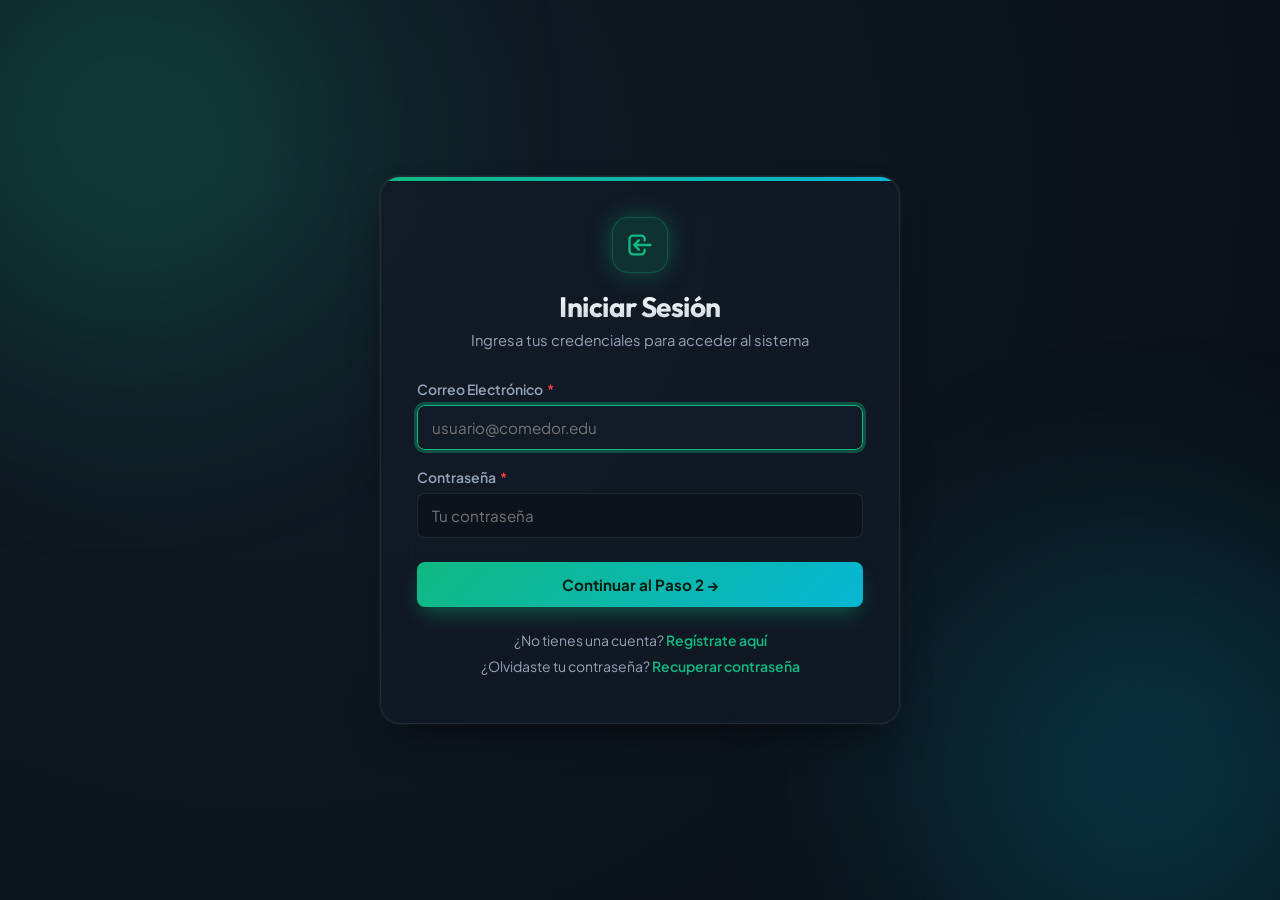
<file: ProyectoComedor/index.html>
<!DOCTYPE html>
<html lang="es">

<head>
    <meta charset="UTF-8">
    <meta name="viewport" content="width=device-width, initial-scale=1.0">
    <title>Proyecto Comedor</title>
    <script>
        const token = localStorage.getItem('auth_token');
        if (token) {
            window.location.href = "frontend/index/index.html";
        } else {
            window.location.href = "frontend/login/login.html";
        }
    </script>
</head>

<body style="background: #090e15; color: #f8fafc; font-family: sans-serif; display: flex; align-items: center; justify-content: center; height: 100vh; margin: 0;">
    <p>Redirigiendo al sistema... Si no eres redirigido automáticamente, <a href="frontend/login/login.html" style="color: #10b981;">haz clic aquí</a>.</p>
</body>

</html>
</file>
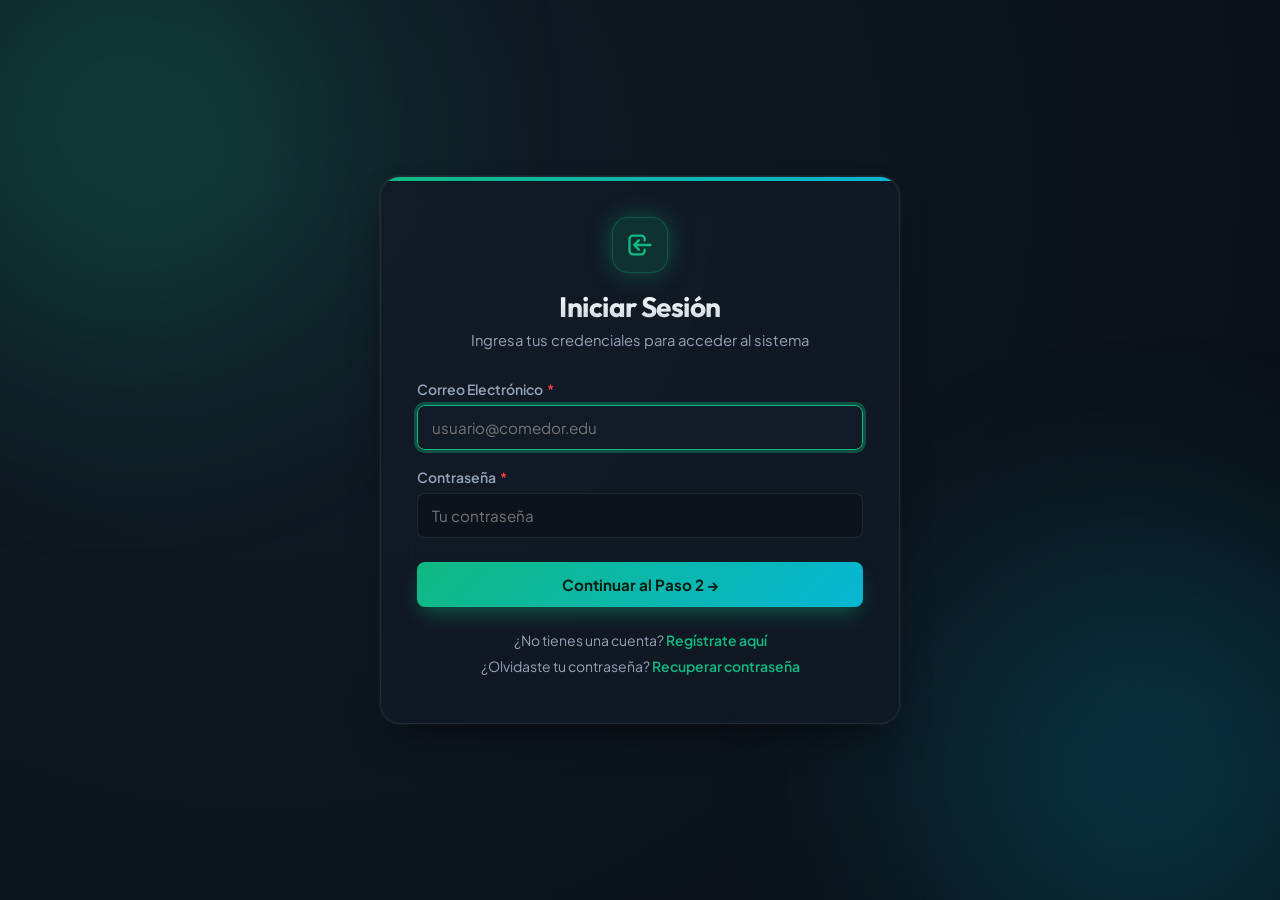
<file: ProyectoComedor/frontend/index/index.html>
<!DOCTYPE html>
<html lang="es">
<head>
    <meta charset="UTF-8">
    <meta name="viewport" content="width=device-width, initial-scale=1.0">
    <title>Panel de Control | Sistema Comedor</title>
    <link rel="stylesheet" href="../assets/css/styles.css">
    <script src="index.js" defer></script>
</head>
<body style="justify-content: flex-start; padding-top: 32px;">
    <div class="dashboard-container">
        <!-- Navigation Header -->
        <header class="navbar">
            <div class="navbar-brand">
                <div class="brand-icon" style="width: 42px; height: 42px; margin: 0; border-radius: 12px;">
                    <svg xmlns="http://www.w3.org/2000/svg" fill="none" viewBox="0 0 24 24" stroke="currentColor">
                        <path stroke-linecap="round" stroke-linejoin="round" stroke-width="2" d="M12 6.253v13m0-13C10.832 5.477 9.246 5 7.5 5S4.168 5.477 3 6.253v13C4.168 18.477 5.754 18 7.5 18s3.332.477 4.5 1.253m0-13C13.168 5.477 14.754 5 16.5 5c1.747 0 3.332.477 4.5 1.253v13C19.832 18.477 18.247 18 16.5 18c-1.746 0-3.332.477-4.5 1.253" />
                    </svg>
                </div>
                <span>Proyecto Comedor</span>
            </div>

            <div class="navbar-user">
                <div class="user-badge">
                    <span id="user-display-name">Cargando usuario...</span>
                    <span id="user-display-role" class="role-pill role-operador">Operador</span>
                </div>
                <button type="button" id="btn-logout" class="btn btn-secondary" style="width: auto; padding: 8px 16px; font-size: 0.85rem;">
                    Cerrar Sesión
                </button>
            </div>
        </header>

        <!-- Welcome Banner -->
        <div class="stat-card" style="margin-bottom: 24px; background: linear-gradient(135deg, rgba(18, 26, 38, 0.9) 0%, rgba(16, 185, 129, 0.12) 100%); border-left: 4px solid var(--primary);">
            <h2 style="font-size: 1.5rem; margin-bottom: 6px;">¡Bienvenido/a, <span id="welcome-name" style="color: var(--primary);">Usuario</span>!</h2>
            <p style="color: var(--text-secondary); font-size: 0.95rem;">
                Sistema de gestión y control del comedor institucional. Backend potenciado por <strong>Python & FastAPI</strong>.
            </p>
        </div>

        <!-- Metrics Overview -->
        <div class="dashboard-grid">
            <div class="stat-card">
                <div class="stat-header">
                    <span>Servicio Activo</span>
                    <svg style="width: 20px; height: 20px; color: var(--primary);" xmlns="http://www.w3.org/2000/svg" fill="none" viewBox="0 0 24 24" stroke="currentColor">
                        <path stroke-linecap="round" stroke-linejoin="round" stroke-width="2" d="M12 8v4l3 3m6-3a9 9 0 11-18 0 9 9 0 0118 0z" />
                    </svg>
                </div>
                <div class="stat-value">Almuerzo</div>
                <div class="stat-desc">Horario de atención: 11:30 AM - 2:30 PM</div>
            </div>

            <div class="stat-card">
                <div class="stat-header">
                    <span>Raciones Asignadas</span>
                    <svg style="width: 20px; height: 20px; color: var(--accent);" xmlns="http://www.w3.org/2000/svg" fill="none" viewBox="0 0 24 24" stroke="currentColor">
                        <path stroke-linecap="round" stroke-linejoin="round" stroke-width="2" d="M9 5H7a2 2 0 00-2 2v12a2 2 0 002 2h10a2 2 0 002-2V7a2 2 0 00-2-2h-2M9 5a2 2 0 002 2h2a2 2 0 002-2M9 5a2 2 0 012-2h2a2 2 0 012 2" />
                    </svg>
                </div>
                <div class="stat-value">450 / 500</div>
                <div class="stat-desc">90% de capacidad estimada</div>
            </div>

            <div class="stat-card">
                <div class="stat-header">
                    <span>Estado del Backend</span>
                    <svg style="width: 20px; height: 20px; color: #10b981;" xmlns="http://www.w3.org/2000/svg" fill="none" viewBox="0 0 24 24" stroke="currentColor">
                        <path stroke-linecap="round" stroke-linejoin="round" stroke-width="2" d="M5 13l4 4L19 7" />
                    </svg>
                </div>
                <div class="stat-value" style="color: var(--primary);">Online (Python)</div>
                <div class="stat-desc">FastAPI + SQLite sincronizados</div>
            </div>
        </div>

        <!-- Role Specific Workspace Card -->
        <div class="stat-card">
            <h3 id="panel-title" style="margin-bottom: 16px; font-size: 1.2rem;">Panel de Control</h3>
            <div id="role-panel-content">
                <!-- Inyectado por JS según el rol del usuario -->
            </div>
        </div>
    </div>
</body>
</html>
</file>
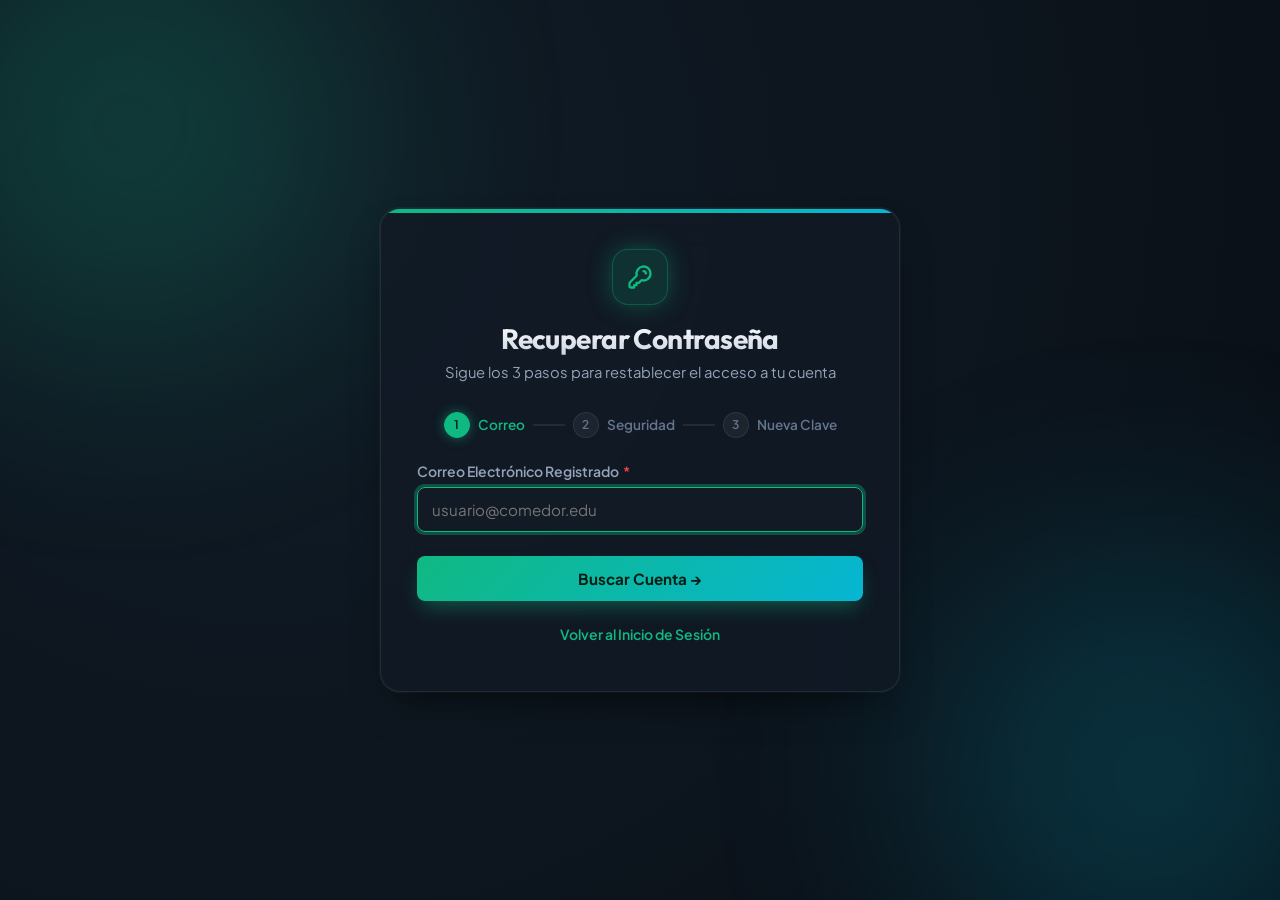
<file: ProyectoComedor/frontend/forgot_password/forgot_password.html>
<!DOCTYPE html>
<html lang="es">
<head>
    <meta charset="UTF-8">
    <meta name="viewport" content="width=device-width, initial-scale=1.0">
    <title>Recuperar Contraseña | Sistema Comedor</title>
    <link rel="stylesheet" href="../assets/css/styles.css">
    <script src="forgot_password.js" defer></script>
</head>
<body>
    <div class="auth-card">
        <div class="card-header">
            <div class="brand-icon">
                <svg xmlns="http://www.w3.org/2000/svg" fill="none" viewBox="0 0 24 24" stroke="currentColor">
                    <path stroke-linecap="round" stroke-linejoin="round" stroke-width="2" d="M15 7a2 2 0 012 2m4 0a6 6 0 01-7.743 5.743L11 17H9v2H7v2H4a1 1 0 01-1-1v-2.586a1 1 0 01.293-.707l5.964-5.964A6 6 0 1121 9z" />
                </svg>
            </div>
            <h1 class="card-title">Recuperar Contraseña</h1>
            <p class="card-subtitle">Sigue los 3 pasos para restablecer el acceso a tu cuenta</p>
        </div>

        <div class="stepper">
            <div id="step-ind-1" class="step-indicator active">
                <span class="step-number">1</span> Correo
            </div>
            <div id="step-divider-1" class="step-divider"></div>
            <div id="step-ind-2" class="step-indicator">
                <span class="step-number">2</span> Seguridad
            </div>
            <div id="step-divider-2" class="step-divider"></div>
            <div id="step-ind-3" class="step-indicator">
                <span class="step-number">3</span> Nueva Clave
            </div>
        </div>

        <div id="alert-box" class="alert"></div>

        <form id="form-recuperar" novalidate>
            <!-- Paso 1: Identificación por Correo -->
            <div id="contenedor-correo">
                <div class="form-group">
                    <label for="email">Correo Electrónico Registrado <span class="required">*</span></label>
                    <input type="email" id="email" name="email" placeholder="usuario@comedor.edu" required autofocus>
                </div>
                <div class="btn-group">
                    <button type="button" id="btn-buscar-correo" class="btn btn-primary">
                        Buscar Cuenta &rarr;
                    </button>
                </div>
            </div>

            <!-- Paso 2: Pregunta de Seguridad -->
            <div id="contenedor-pregunta" style="display: none;">
                <div class="challenge-card">
                    <div class="challenge-card-label">Pregunta de Seguridad</div>
                    <div id="label-pregunta" class="challenge-card-question">Cargando...</div>
                </div>

                <div class="form-group">
                    <label for="respuesta_seguridad">Tu Respuesta <span class="required">*</span></label>
                    <input type="text" id="respuesta_seguridad" name="respuesta_seguridad" placeholder="Escribe tu respuesta" required>
                </div>

                <div class="btn-group">
                    <button type="button" id="btn-volver-correo" class="btn btn-secondary">&larr; Atrás</button>
                    <button type="button" id="btn-validar-respuesta" class="btn btn-primary">Validar Respuesta &rarr;</button>
                </div>
            </div>

            <!-- Paso 3: Cambio de Contraseña -->
            <div id="contenedor-password" style="display: none;">
                <div class="form-group">
                    <label for="new_password">Nueva Contraseña <span class="required">*</span></label>
                    <input type="password" id="new_password" name="new_password" placeholder="Mínimo 6 caracteres" minlength="6" required>
                </div>

                <div class="form-group">
                    <label for="new_password_confirmation">Confirmar Nueva Contraseña <span class="required">*</span></label>
                    <input type="password" id="new_password_confirmation" name="new_password_confirmation" placeholder="Repite la contraseña" required>
                </div>

                <div class="btn-group">
                    <button type="submit" id="btn-actualizar-pass" class="btn btn-primary">Actualizar Contraseña</button>
                </div>
            </div>
        </form>

        <div class="form-footer">
            <p><a href="../login/login.html">Volver al Inicio de Sesión</a></p>
        </div>
    </div>
</body>
</html>
</file>
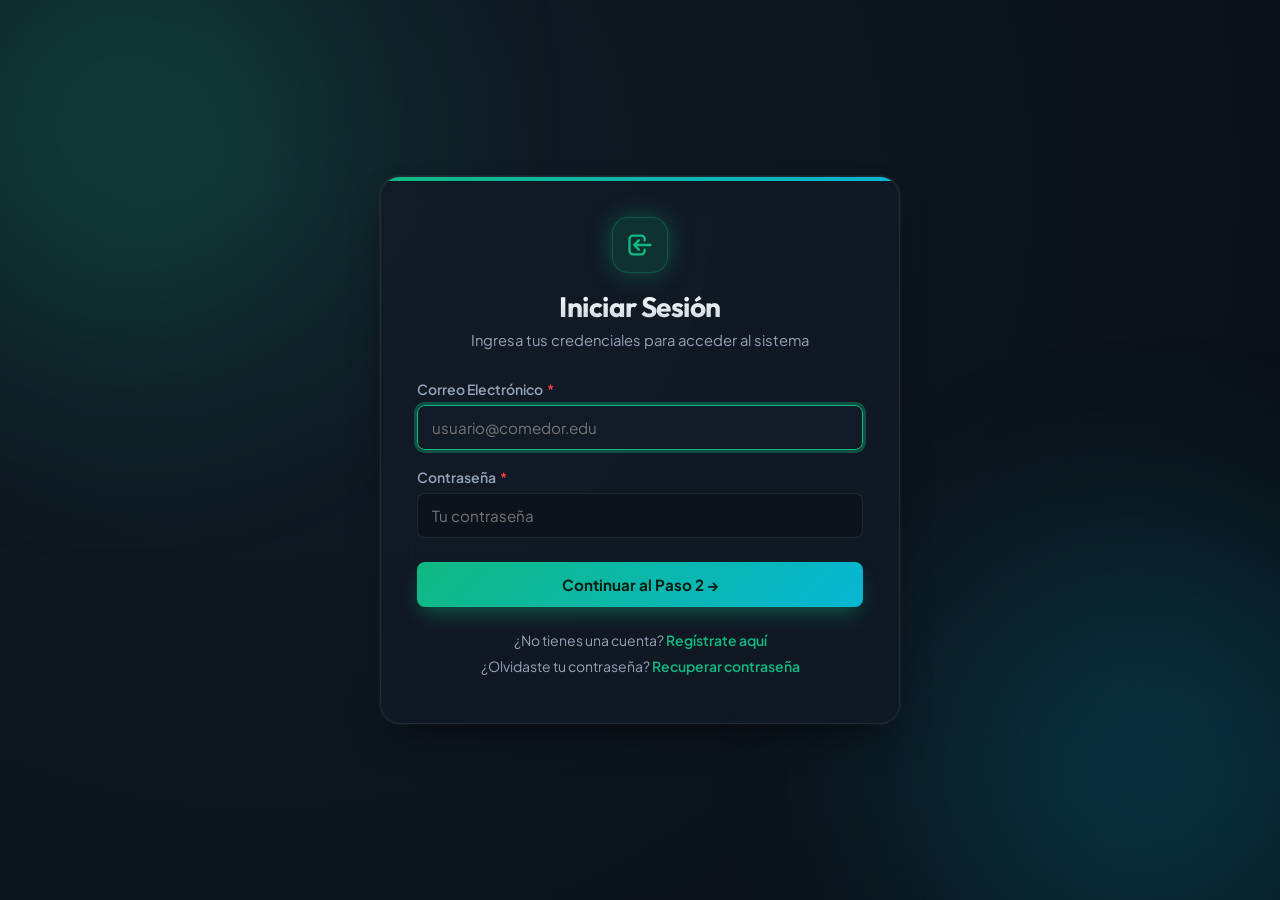
<file: ProyectoComedor/frontend/login/confirm_user.html>
<!DOCTYPE html>
<html lang="es">
<head>
    <meta charset="UTF-8">
    <meta name="viewport" content="width=device-width, initial-scale=1.0">
    <title>Confirmación de Seguridad | Sistema Comedor</title>
    <link rel="stylesheet" href="../assets/css/styles.css">
    <script src="confirm_user.js" defer></script>
</head>
<body>
    <div class="auth-card">
        <div class="card-header">
            <div class="brand-icon">
                <svg xmlns="http://www.w3.org/2000/svg" fill="none" viewBox="0 0 24 24" stroke="currentColor">
                    <path stroke-linecap="round" stroke-linejoin="round" stroke-width="2" d="M9 12l2 2 4-4m5.618-4.016A11.955 11.955 0 0112 2.944a11.955 11.955 0 01-8.618 3.04A12.02 12.02 0 003 9c0 5.591 3.824 10.29 9 11.622 5.176-1.332 9-6.03 9-11.622 0-1.042-.133-2.052-.382-3.016z" />
                </svg>
            </div>
            <h1 class="card-title">Verificación de Seguridad</h1>
            <p class="card-subtitle">Por favor responde a tu pregunta de seguridad para completar el acceso al sistema.</p>
        </div>

        <div id="alert-box" class="alert"></div>

        <form id="form-confirm" novalidate>
            <!-- Desafío de Seguridad -->
            <div class="challenge-card">
                <div class="challenge-card-label">Pregunta de Seguridad</div>
                <div id="pregunta-texto" class="challenge-card-question">Cargando pregunta...</div>
            </div>

            <div class="form-group">
                <label for="respuesta_seguridad">Tu Respuesta <span class="required">*</span></label>
                <input type="text" id="respuesta_seguridad" name="respuesta_seguridad" placeholder="Escribe tu respuesta aquí" required autofocus>
            </div>

            <div class="btn-group">
                <button type="button" id="btn-cancelar" class="btn btn-secondary">&larr; Cancelar</button>
                <button type="submit" id="btn-confirmar" class="btn btn-primary">Confirmar y Acceder</button>
            </div>
        </form>

        <div class="form-footer">
            <p><a href="login.html">Volver al inicio de sesión</a></p>
        </div>
    </div>
</body>
</html>
</file>
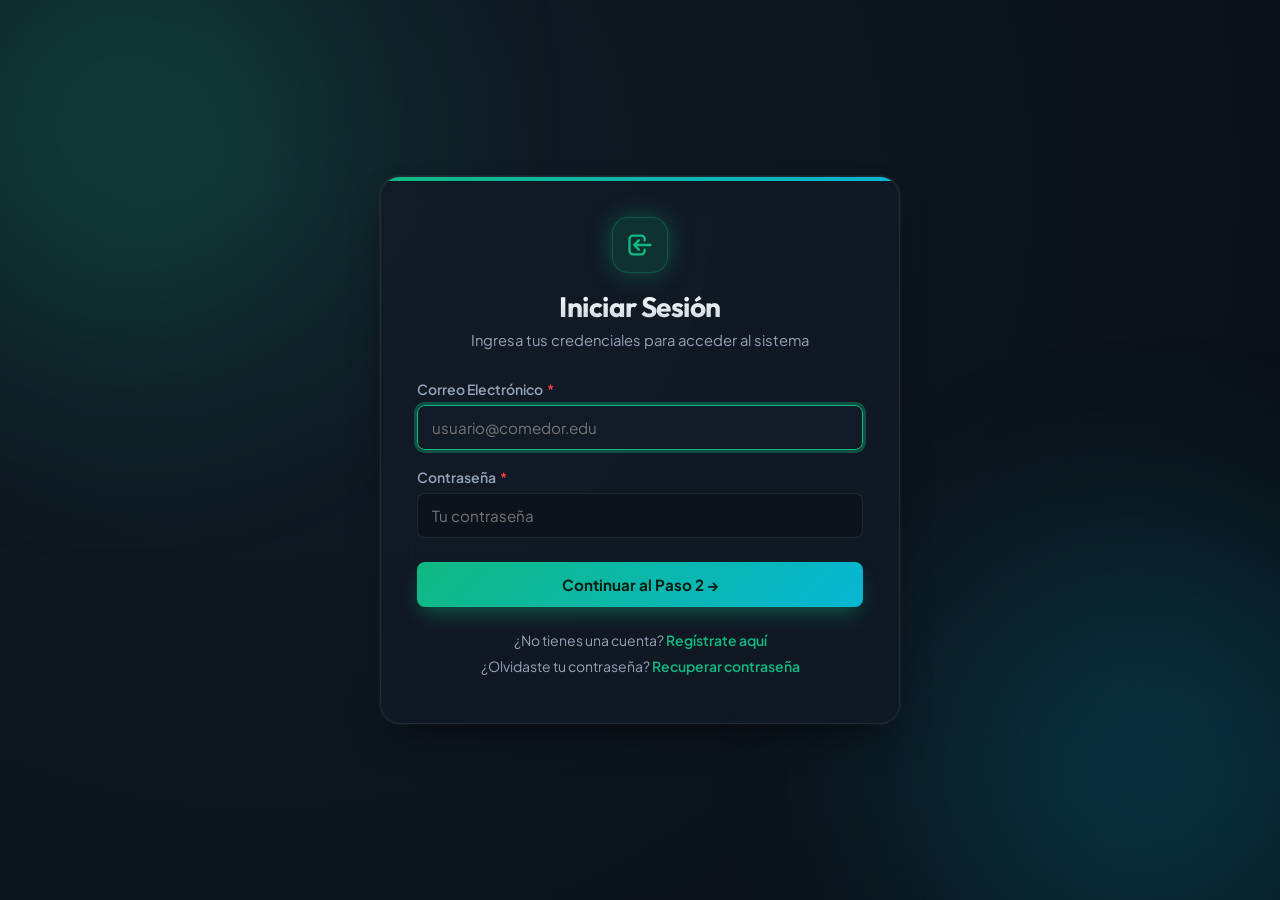
<file: ProyectoComedor/frontend/login/login.html>
<!DOCTYPE html>
<html lang="es">
<head>
    <meta charset="UTF-8">
    <meta name="viewport" content="width=device-width, initial-scale=1.0">
    <title>Iniciar Sesión | Sistema Comedor</title>
    <link rel="stylesheet" href="../assets/css/styles.css">
    <script src="login.js" defer></script>
</head>
<body>
    <div class="auth-card">
        <div class="card-header">
            <div class="brand-icon">
                <svg xmlns="http://www.w3.org/2000/svg" fill="none" viewBox="0 0 24 24" stroke="currentColor">
                    <path stroke-linecap="round" stroke-linejoin="round" stroke-width="2" d="M11 16l-4-4m0 0l4-4m-4 4h14m-5 4v1a3 3 0 01-3 3H6a3 3 0 01-3-3V7a3 3 0 013-3h7a3 3 0 013 3v1" />
                </svg>
            </div>
            <h1 class="card-title">Iniciar Sesión</h1>
            <p class="card-subtitle">Ingresa tus credenciales para acceder al sistema</p>
        </div>

        <div id="alert-box" class="alert"></div>

        <form id="form-login" novalidate>
            <div class="form-group">
                <label for="email">Correo Electrónico <span class="required">*</span></label>
                <input type="email" id="email" name="email" placeholder="usuario@comedor.edu" required autofocus>
            </div>

            <div class="form-group">
                <label for="password">Contraseña <span class="required">*</span></label>
                <input type="password" id="password" name="password" placeholder="Tu contraseña" required>
            </div>

            <div class="btn-group">
                <button type="submit" id="btn-login" class="btn btn-primary">
                    Continuar al Paso 2 &rarr;
                </button>
            </div>
        </form>

        <div class="form-footer">
            <p>¿No tienes una cuenta? <a href="../register/register.html">Regístrate aquí</a></p>
            <p>¿Olvidaste tu contraseña? <a href="../forgot_password/forgot_password.html">Recuperar contraseña</a></p>
        </div>
    </div>
</body>
</html>
</file>
<file: ProyectoComedor/frontend/assets/css/styles.css>
@import url('https://fonts.googleapis.com/css2?family=Outfit:wght@400;500;600;700;800&family=Plus+Jakarta+Sans:wght@400;500;600;700&display=swap');

:root {
    --font-heading: 'Outfit', -apple-system, BlinkMacSystemFont, 'Segoe UI', Roboto, sans-serif;
    --font-body: 'Plus Jakarta Sans', -apple-system, BlinkMacSystemFont, 'Segoe UI', Roboto, sans-serif;

    /* Palette: Premium Emerald & Deep Slate theme */
    --bg-gradient: radial-gradient(circle at 20% 20%, #111d28 0%, #090e15 100%);
    --bg-surface: rgba(18, 26, 38, 0.75);
    --bg-surface-solid: #121a26;
    --bg-surface-hover: rgba(26, 38, 56, 0.85);
    --bg-input: rgba(13, 19, 28, 0.7);
    --bg-input-focus: rgba(18, 27, 40, 0.95);

    --border-color: rgba(255, 255, 255, 0.08);
    --border-color-focus: #10b981;
    --border-color-glow: rgba(16, 185, 129, 0.35);

    --primary: #10b981;
    --primary-hover: #059669;
    --primary-light: rgba(16, 185, 129, 0.15);
    --primary-glow: 0 0 25px rgba(16, 185, 129, 0.35);

    --accent: #06b6d4;
    --accent-gradient: linear-gradient(135deg, #10b981 0%, #06b6d4 100%);
    --accent-orange: #f59e0b;
    --accent-purple: #8b5cf6;

    --text-main: #f8fafc;
    --text-secondary: #94a3b8;
    --text-muted: #64748b;

    --danger: #ef4444;
    --danger-bg: rgba(239, 68, 68, 0.12);
    --success: #10b981;
    --success-bg: rgba(16, 185, 129, 0.12);

    --radius-sm: 8px;
    --radius-md: 14px;
    --radius-lg: 20px;
    --radius-xl: 28px;

    --shadow-card: 0 20px 40px -15px rgba(0, 0, 0, 0.6), 0 0 1px 1px rgba(255, 255, 255, 0.05);
    --shadow-button: 0 10px 20px -5px rgba(16, 185, 129, 0.4);
    --transition-smooth: all 0.25s cubic-bezier(0.4, 0, 0.2, 1);
}

* {
    margin: 0;
    padding: 0;
    box-sizing: border-box;
}

body {
    font-family: var(--font-body);
    background: var(--bg-gradient);
    color: var(--text-main);
    min-height: 100vh;
    display: flex;
    flex-direction: column;
    align-items: center;
    justify-content: center;
    padding: 24px 16px;
    overflow-x: hidden;
    position: relative;
}

/* Ambient Background Lights */
body::before,
body::after {
    content: "";
    position: fixed;
    width: 450px;
    height: 450px;
    border-radius: 50%;
    filter: blur(120px);
    z-index: -1;
    pointer-events: none;
    opacity: 0.22;
}

body::before {
    background: #10b981;
    top: -100px;
    left: -100px;
}

body::after {
    background: #06b6d4;
    bottom: -100px;
    right: -100px;
}

/* Typography */
h1, h2, h3, h4, h5, h6 {
    font-family: var(--font-heading);
    font-weight: 700;
    letter-spacing: -0.02em;
    color: var(--text-main);
}

/* Main Container Card */
.auth-card {
    background: var(--bg-surface);
    backdrop-filter: blur(20px);
    -webkit-backdrop-filter: blur(20px);
    border: 1px solid var(--border-color);
    border-radius: var(--radius-lg);
    box-shadow: var(--shadow-card);
    width: 100%;
    max-width: 520px;
    padding: 40px 36px;
    position: relative;
    overflow: hidden;
    animation: fadeIn 0.4s cubic-bezier(0.16, 1, 0.3, 1) forwards;
}

.auth-card::before {
    content: '';
    position: absolute;
    top: 0;
    left: 0;
    right: 0;
    height: 4px;
    background: var(--accent-gradient);
}

.card-header {
    text-align: center;
    margin-bottom: 28px;
}

.brand-icon {
    width: 56px;
    height: 56px;
    margin: 0 auto 16px;
    background: var(--primary-light);
    border: 1px solid rgba(16, 185, 129, 0.3);
    border-radius: 16px;
    display: flex;
    align-items: center;
    justify-content: center;
    color: var(--primary);
    box-shadow: var(--primary-glow);
}

.brand-icon svg {
    width: 28px;
    height: 28px;
}

.card-title {
    font-size: 1.75rem;
    margin-bottom: 6px;
    background: linear-gradient(180deg, #ffffff 0%, #cbd5e1 100%);
    -webkit-background-clip: text;
    -webkit-text-fill-color: transparent;
}

.card-subtitle {
    font-size: 0.925rem;
    color: var(--text-secondary);
    line-height: 1.45;
}

/* Stepper Indicator */
.stepper {
    display: flex;
    align-items: center;
    justify-content: center;
    margin-bottom: 24px;
    gap: 8px;
}

.step-indicator {
    display: flex;
    align-items: center;
    gap: 8px;
    font-size: 0.85rem;
    font-weight: 600;
    color: var(--text-muted);
}

.step-indicator.active {
    color: var(--primary);
}

.step-number {
    width: 26px;
    height: 26px;
    border-radius: 50%;
    background: rgba(255, 255, 255, 0.05);
    border: 1px solid var(--border-color);
    display: flex;
    align-items: center;
    justify-content: center;
    font-size: 0.75rem;
    transition: var(--transition-smooth);
}

.step-indicator.active .step-number {
    background: var(--primary);
    color: #041d13;
    border-color: var(--primary);
    box-shadow: 0 0 12px rgba(16, 185, 129, 0.5);
}

.step-divider {
    width: 32px;
    height: 2px;
    background: var(--border-color);
}

.step-divider.active {
    background: var(--primary);
}

/* Form Styles */
.form-group {
    margin-bottom: 18px;
    position: relative;
}

.form-row {
    display: grid;
    grid-template-columns: 1fr 1fr;
    gap: 14px;
}

label {
    display: block;
    font-size: 0.875rem;
    font-weight: 600;
    color: var(--text-secondary);
    margin-bottom: 7px;
}

label span.required {
    color: var(--danger);
    margin-left: 2px;
}

input[type="text"],
input[type="email"],
input[type="password"],
select {
    width: 100%;
    padding: 12px 14px;
    font-size: 0.95rem;
    font-family: inherit;
    color: var(--text-main);
    background: var(--bg-input);
    border: 1px solid var(--border-color);
    border-radius: var(--radius-sm);
    outline: none;
    transition: var(--transition-smooth);
}

select {
    appearance: none;
    background-image: url("data:image/svg+xml,%3Csvg xmlns='http://www.w3.org/2000/svg' width='16' height='16' fill='%2394a3b8' viewBox='0 0 16 16'%3E%3Cpath d='M8 11.5l-5-5h10l-5 5z'/%3E%3C/svg%3E");
    background-repeat: no-repeat;
    background-position: right 14px center;
    padding-right: 36px;
    cursor: pointer;
}

select option {
    background: var(--bg-surface-solid);
    color: var(--text-main);
    padding: 10px;
}

input:focus,
select:focus {
    border-color: var(--border-color-focus);
    background: var(--bg-input-focus);
    box-shadow: 0 0 0 3px var(--border-color-glow);
}

.question-box {
    background: rgba(255, 255, 255, 0.02);
    border: 1px solid rgba(255, 255, 255, 0.06);
    border-radius: var(--radius-md);
    padding: 16px;
    margin-bottom: 16px;
}

.question-box-title {
    font-size: 0.875rem;
    font-weight: 700;
    color: var(--accent);
    margin-bottom: 10px;
    display: flex;
    align-items: center;
    gap: 6px;
}

/* Security Challenge Badge Card */
.challenge-card {
    background: rgba(16, 185, 129, 0.06);
    border: 1px solid rgba(16, 185, 129, 0.2);
    border-radius: var(--radius-md);
    padding: 16px;
    margin-bottom: 20px;
    text-align: left;
}

.challenge-card-label {
    font-size: 0.775rem;
    text-transform: uppercase;
    letter-spacing: 0.05em;
    color: var(--primary);
    font-weight: 700;
    margin-bottom: 4px;
}

.challenge-card-question {
    font-size: 1.05rem;
    font-weight: 600;
    color: #ffffff;
}

/* Buttons */
.btn-group {
    display: flex;
    gap: 12px;
    margin-top: 24px;
}

.btn {
    display: inline-flex;
    align-items: center;
    justify-content: center;
    gap: 8px;
    width: 100%;
    padding: 13px 20px;
    font-family: inherit;
    font-size: 0.95rem;
    font-weight: 600;
    border-radius: var(--radius-sm);
    border: none;
    cursor: pointer;
    transition: var(--transition-smooth);
    text-decoration: none;
}

.btn-primary {
    background: var(--accent-gradient);
    color: #041d13;
    font-weight: 700;
    box-shadow: var(--shadow-button);
}

.btn-primary:hover {
    transform: translateY(-2px);
    box-shadow: 0 14px 28px -6px rgba(16, 185, 129, 0.5);
    filter: brightness(1.06);
}

.btn-primary:active {
    transform: translateY(0);
}

.btn-secondary {
    background: rgba(255, 255, 255, 0.05);
    color: var(--text-secondary);
    border: 1px solid var(--border-color);
}

.btn-secondary:hover {
    background: rgba(255, 255, 255, 0.1);
    color: var(--text-main);
    border-color: rgba(255, 255, 255, 0.2);
}

.btn:disabled {
    opacity: 0.5;
    cursor: not-allowed;
    transform: none !important;
}

/* Links & Helper Text */
.form-footer {
    margin-top: 24px;
    text-align: center;
    font-size: 0.875rem;
    color: var(--text-secondary);
}

.form-footer p {
    margin: 8px 0;
}

.form-footer a {
    color: var(--primary);
    text-decoration: none;
    font-weight: 600;
    transition: var(--transition-smooth);
}

.form-footer a:hover {
    color: #34d399;
    text-decoration: underline;
}

/* Alerts and Notifications */
.alert {
    padding: 12px 16px;
    border-radius: var(--radius-sm);
    font-size: 0.875rem;
    margin-bottom: 18px;
    display: none;
    align-items: center;
    gap: 10px;
    animation: slideDown 0.3s ease-out;
}

.alert-danger {
    background: var(--danger-bg);
    border: 1px solid rgba(239, 68, 68, 0.3);
    color: #fca5a5;
}

.alert-success {
    background: var(--success-bg);
    border: 1px solid rgba(16, 185, 129, 0.3);
    color: #6ee7b7;
}

/* Dashboard UI */
.dashboard-container {
    width: 100%;
    max-width: 1000px;
    animation: fadeIn 0.4s ease-out;
}

.navbar {
    display: flex;
    justify-content: space-between;
    align-items: center;
    background: var(--bg-surface);
    backdrop-filter: blur(20px);
    border: 1px solid var(--border-color);
    border-radius: var(--radius-md);
    padding: 16px 28px;
    margin-bottom: 24px;
    box-shadow: var(--shadow-card);
}

.navbar-brand {
    display: flex;
    align-items: center;
    gap: 12px;
    font-family: var(--font-heading);
    font-size: 1.25rem;
    font-weight: 700;
    color: #ffffff;
}

.navbar-user {
    display: flex;
    align-items: center;
    gap: 16px;
}

.user-badge {
    display: inline-flex;
    align-items: center;
    gap: 6px;
    padding: 6px 14px;
    background: rgba(255, 255, 255, 0.06);
    border: 1px solid var(--border-color);
    border-radius: 9999px;
    font-size: 0.85rem;
    font-weight: 600;
}

.role-pill {
    padding: 2px 8px;
    border-radius: 6px;
    font-size: 0.75rem;
    text-transform: uppercase;
    letter-spacing: 0.04em;
    font-weight: 700;
}

.role-operador {
    background: rgba(6, 182, 212, 0.2);
    color: #38bdf8;
    border: 1px solid rgba(6, 182, 212, 0.3);
}

.role-cocina {
    background: rgba(245, 158, 11, 0.2);
    color: #fbbf24;
    border: 1px solid rgba(245, 158, 11, 0.3);
}

.dashboard-grid {
    display: grid;
    grid-template-columns: repeat(auto-fit, minmax(280px, 1fr));
    gap: 20px;
    margin-bottom: 24px;
}

.stat-card {
    background: var(--bg-surface);
    backdrop-filter: blur(16px);
    border: 1px solid var(--border-color);
    border-radius: var(--radius-md);
    padding: 24px;
    transition: var(--transition-smooth);
}

.stat-card:hover {
    border-color: rgba(16, 185, 129, 0.3);
    transform: translateY(-3px);
}

.stat-header {
    display: flex;
    justify-content: space-between;
    align-items: center;
    color: var(--text-secondary);
    font-size: 0.9rem;
    margin-bottom: 12px;
}

.stat-value {
    font-size: 1.85rem;
    font-weight: 700;
    color: #ffffff;
    font-family: var(--font-heading);
}

.stat-desc {
    font-size: 0.825rem;
    color: var(--text-muted);
    margin-top: 6px;
}

/* Animations */
@keyframes fadeIn {
    from {
        opacity: 0;
        transform: scale(0.98) translateY(10px);
    }
    to {
        opacity: 1;
        transform: scale(1) translateY(0);
    }
}

@keyframes slideDown {
    from {
        opacity: 0;
        transform: translateY(-8px);
    }
    to {
        opacity: 1;
        transform: translateY(0);
    }
}

/* Responsive */
@media (max-width: 580px) {
    .auth-card {
        padding: 28px 20px;
    }

    .form-row {
        grid-template-columns: 1fr;
    }

    .navbar {
        flex-direction: column;
        gap: 14px;
        align-items: flex-start;
    }
}
</file>
